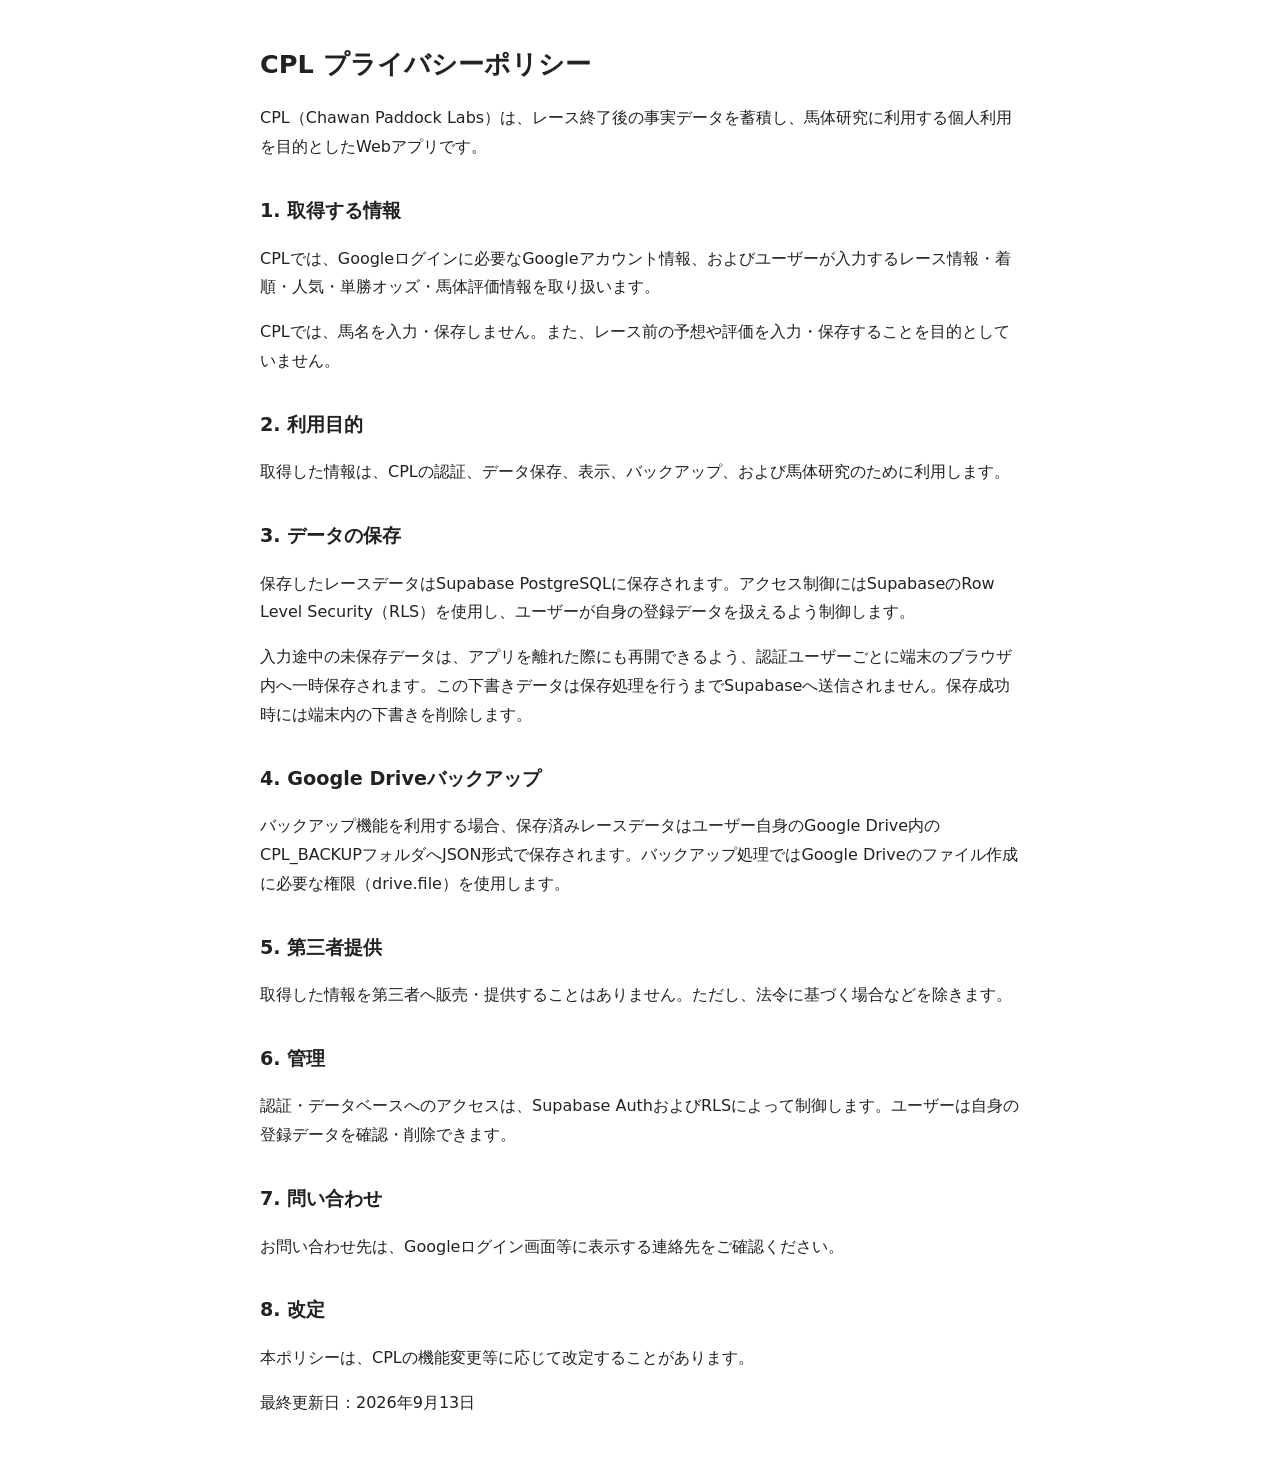
<file: privacy.html>
<!doctype html>
<html lang="ja">
<head>
  <meta charset="utf-8">
  <meta name="viewport" content="width=device-width, initial-scale=1">
  <title>CPL プライバシーポリシー</title>
  <style>
    body { font-family: system-ui, -apple-system, sans-serif; line-height: 1.8; max-width: 760px; margin: 0 auto; padding: 24px; color: #222; }
    h1 { font-size: 1.6rem; }
    h2 { margin-top: 2rem; font-size: 1.2rem; }
  </style>
</head>
<body>
  <h1>CPL プライバシーポリシー</h1>

  <p>CPL（Chawan Paddock Labs）は、レース終了後の事実データを蓄積し、馬体研究に利用する個人利用を目的としたWebアプリです。</p>

  <h2>1. 取得する情報</h2>
  <p>CPLでは、Googleログインに必要なGoogleアカウント情報、およびユーザーが入力するレース情報・着順・人気・単勝オッズ・馬体評価情報を取り扱います。</p>
  <p>CPLでは、馬名を入力・保存しません。また、レース前の予想や評価を入力・保存することを目的としていません。</p>

  <h2>2. 利用目的</h2>
  <p>取得した情報は、CPLの認証、データ保存、表示、バックアップ、および馬体研究のために利用します。</p>

  <h2>3. データの保存</h2>
  <p>保存したレースデータはSupabase PostgreSQLに保存されます。アクセス制御にはSupabaseのRow Level Security（RLS）を使用し、ユーザーが自身の登録データを扱えるよう制御します。</p>
  <p>入力途中の未保存データは、アプリを離れた際にも再開できるよう、認証ユーザーごとに端末のブラウザ内へ一時保存されます。この下書きデータは保存処理を行うまでSupabaseへ送信されません。保存成功時には端末内の下書きを削除します。</p>

  <h2>4. Google Driveバックアップ</h2>
  <p>バックアップ機能を利用する場合、保存済みレースデータはユーザー自身のGoogle Drive内のCPL_BACKUPフォルダへJSON形式で保存されます。バックアップ処理ではGoogle Driveのファイル作成に必要な権限（drive.file）を使用します。</p>

  <h2>5. 第三者提供</h2>
  <p>取得した情報を第三者へ販売・提供することはありません。ただし、法令に基づく場合などを除きます。</p>

  <h2>6. 管理</h2>
  <p>認証・データベースへのアクセスは、Supabase AuthおよびRLSによって制御します。ユーザーは自身の登録データを確認・削除できます。</p>

  <h2>7. 問い合わせ</h2>
  <p>お問い合わせ先は、Googleログイン画面等に表示する連絡先をご確認ください。</p>

  <h2>8. 改定</h2>
  <p>本ポリシーは、CPLの機能変更等に応じて改定することがあります。</p>

  <p>最終更新日：2026年9月13日</p>
</body>
</html>
</file>
